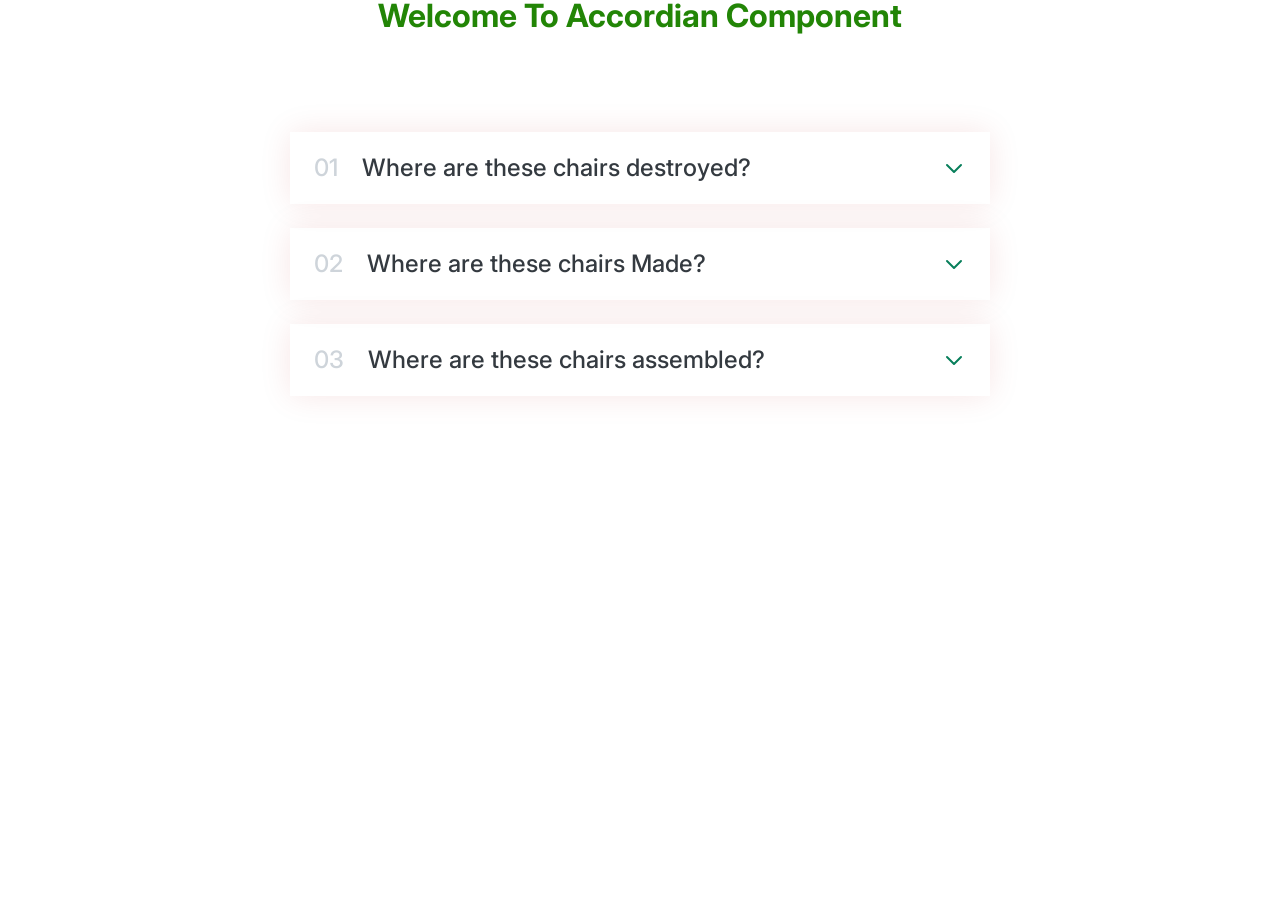
<file: Accordion/index.html>
<!DOCTYPE html>
<html lang="en">
  <head>
    <meta charset="UTF-8" />
    <meta http-equiv="X-UA-Compatible" content="IE=edge" />
    <meta name="viewport" content="width=device-width, initial-scale=1.0" />
    <link rel="stylesheet" href="style.css" />
    <link
      href="https://fonts.googleapis.com/css2?family=Inter:wght@400;500;700&display=swap"
      rel="stylesheet"
    />
    <title>Accordian Component</title>
  </head>
  <body>
    <h1 class="heading">Welcome To Accordian Component</h1>
    <div class="accordion">
      <div class="switch">
        <div class="item">
          <p class="number">01</p>
          <p class="text">Where are these chairs destroyed?</p>
          <svg
            xmlns="http://www.w3.org/2000/svg"
            class="icon"
            fill="none"
            viewBox="0 0 24 24"
            stroke="currentColor"
          >
            <path
              stroke-linecap="round"
              stroke-linejoin="round"
              stroke-width="2"
              d="M19 9l-7 7-7-7"
            />
          </svg>
          <div class="hidden-box">
            <p>
              Lorem ipsum, dolor sit amet consectetur adipisicing elit.
              Accusantium dolor at sequi obcaecati cupiditate. Voluptates
              repellendus cupiditate aperiam! Incidunt amet quo neque.
            </p>
            <ul>
              <li>Lorem ipsum, dolor sit amet consectetur adipisicing elit.</li>
              <li>
                Quasi accusamus corporis totam tempora suscipit ab obcaecati.
              </li>
              <li>Tempora, et atque officia at consequatur laborum!</li>
              <li>Repudiandae praesentium illo voluptate in, atque enim.</li>
            </ul>
          </div>
        </div>
      </div>
      <div class="switch">
        <div class="item">
          <p class="number">02</p>
          <p class="text">Where are these chairs Made?</p>
          <svg
            xmlns="http://www.w3.org/2000/svg"
            class="icon"
            fill="none"
            viewBox="0 0 24 24"
            stroke="currentColor"
          >
            <path
              stroke-linecap="round"
              stroke-linejoin="round"
              stroke-width="2"
              d="M19 9l-7 7-7-7"
            />
          </svg>
          <div class="hidden-box">
            <p>
              Lorem ipsum, dolor sit amet consectetur adipisicing elit.
              Accusantium dolor at sequi obcaecati cupiditate. Voluptates
              repellendus cupiditate aperiam! Incidunt amet quo neque.
            </p>
            <ul>
              <li>Lorem ipsum, dolor sit amet consectetur adipisicing elit.</li>
              <li>
                Quasi accusamus corporis totam tempora suscipit ab obcaecati.
              </li>
              <li>Tempora, et atque officia at consequatur laborum!</li>
              <li>Repudiandae praesentium illo voluptate in, atque enim.</li>
            </ul>
          </div>
        </div>
      </div>
      <div class="switch">
        <div class="item">
          <p class="number">03</p>
          <p class="text">Where are these chairs assembled?</p>
          <svg
            xmlns="http://www.w3.org/2000/svg"
            class="icon"
            fill="none"
            viewBox="0 0 24 24"
            stroke="currentColor"
          >
            <path
              stroke-linecap="round"
              stroke-linejoin="round"
              stroke-width="2"
              d="M19 9l-7 7-7-7"
            />
          </svg>
          <div class="hidden-box">
            <p>
              Lorem ipsum, dolor sit amet consectetur adipisicing elit.
              Accusantium dolor at sequi obcaecati cupiditate. Voluptates
              repellendus cupiditate aperiam! Incidunt amet quo neque.
            </p>
            <ul>
              <li>Lorem ipsum, dolor sit amet consectetur adipisicing elit.</li>
              <li>
                Quasi accusamus corporis totam tempora suscipit ab obcaecati.
              </li>
              <li>Tempora, et atque officia at consequatur laborum!</li>
              <li>Repudiandae praesentium illo voluptate in, atque enim.</li>
            </ul>
          </div>
        </div>
      </div>
    </div>
    <script src="script.js"></script>
  </body>
</html>
</file>
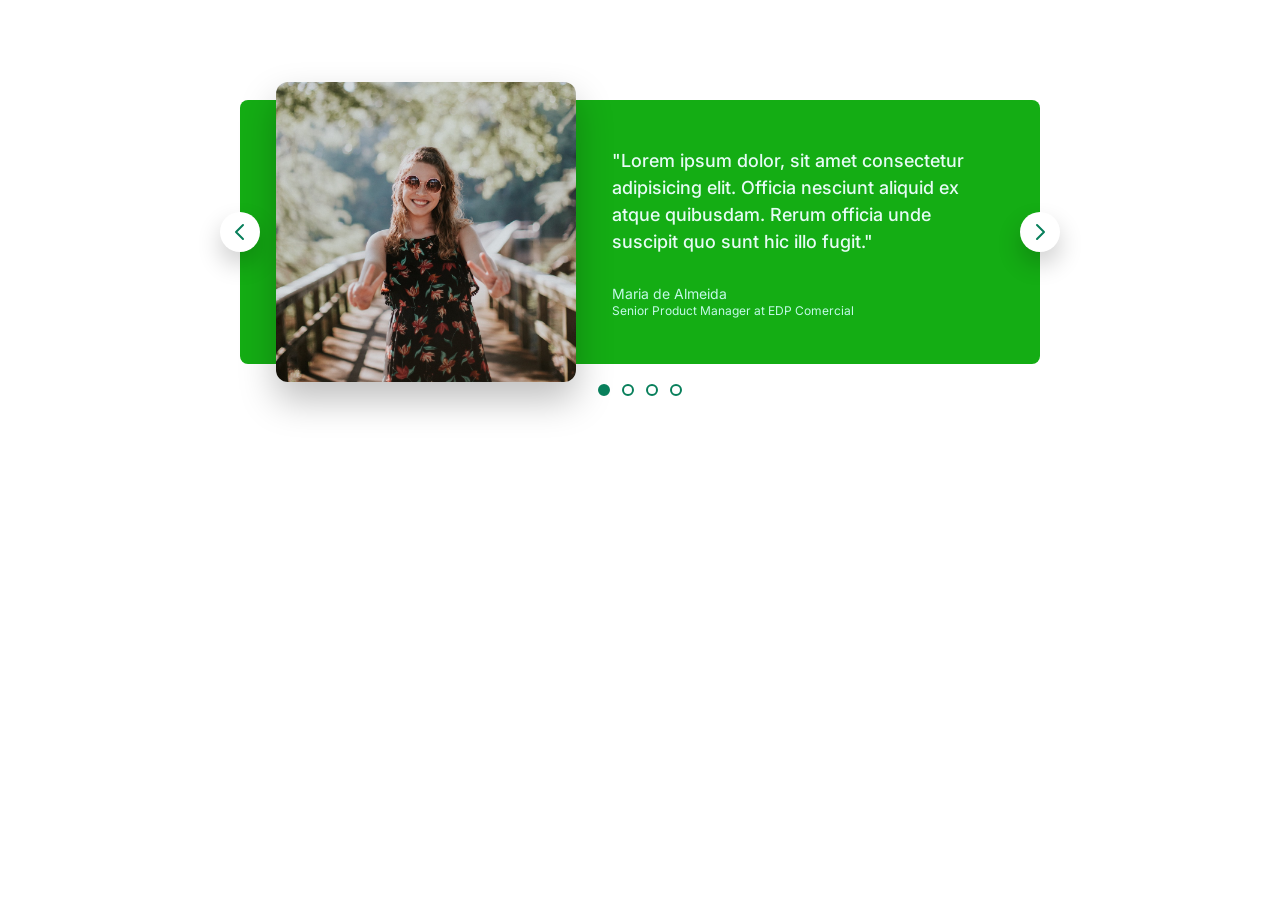
<file: Carousel/index.html>
<!DOCTYPE html>
<html lang="en">
  <head>
    <meta charset="UTF-8" />
    <meta http-equiv="X-UA-Compatible" content="IE=edge" />
    <meta name="viewport" content="width=device-width, initial-scale=1.0" />
    <link
      href="https://fonts.googleapis.com/css2?family=Inter:wght@400;500;700&display=swap"
      rel="stylesheet"
    />
    <link rel="stylesheet" href="style.css" />
    <title>Carousel Component</title>
  </head>
  <body>
    <div class="carousel">
      <img src="maria.jpg" alt="Maria de Almeida" />
      <blockquote class="testimonial">
        <p class="testimonial-text">
          "Lorem ipsum dolor, sit amet consectetur adipisicing elit. Officia
          nesciunt aliquid ex atque quibusdam. Rerum officia unde suscipit quo
          sunt hic illo fugit."
        </p>
        <p class="testimonial-author">Maria de Almeida</p>
        <p class="testimonial-job">Senior Product Manager at EDP Comercial</p>
      </blockquote>

      <button class="btn btn--left">
        <svg
          xmlns="http://www.w3.org/2000/svg"
          class="btn-icon"
          fill="none"
          viewBox="0 0 24 24"
          stroke="currentColor"
        >
          <path
            stroke-linecap="round"
            stroke-linejoin="round"
            stroke-width="2"
            d="M15 19l-7-7 7-7"
          />
        </svg>
      </button>
      <button class="btn btn--right">
        <svg
          xmlns="http://www.w3.org/2000/svg"
          class="btn-icon"
          fill="none"
          viewBox="0 0 24 24"
          stroke="currentColor"
        >
          <path
            stroke-linecap="round"
            stroke-linejoin="round"
            stroke-width="2"
            d="M9 5l7 7-7 7"
          />
        </svg>
      </button>
      <div class="dots">
        <button class="dot dot--fill">&nbsp;</button>
        <button class="dot">&nbsp;</button>
        <button class="dot">&nbsp;</button>
        <button class="dot">&nbsp;</button>
      </div>
    </div>
  </body>
</html>
</file>
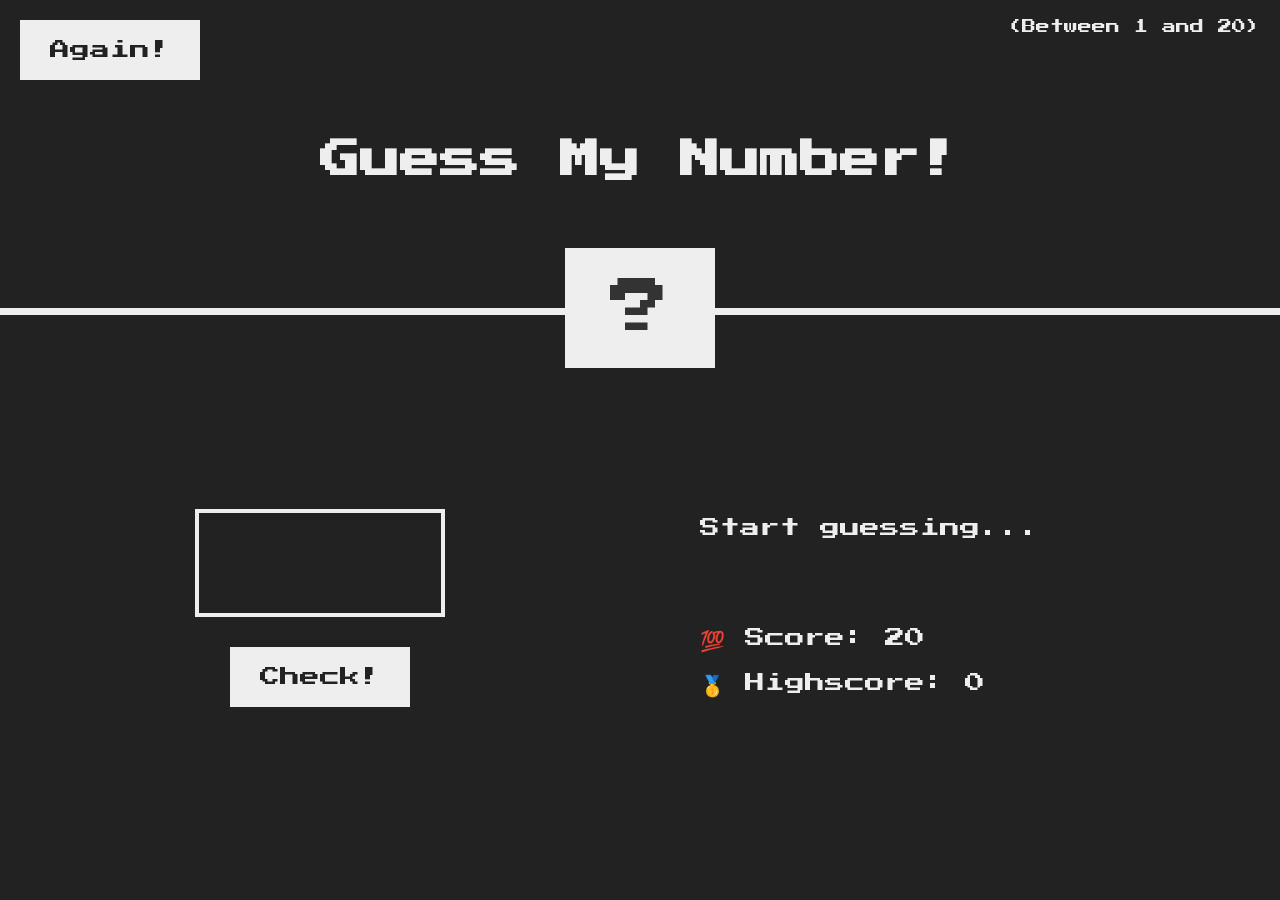
<file: Guess The Number/index.html>
<!DOCTYPE html>
<html lang="en">
  <head>
    <meta charset="UTF-8" />
    <meta name="viewport" content="width=device-width, initial-scale=1.0" />
    <meta http-equiv="X-UA-Compatible" content="ie=edge" />
    <link rel="stylesheet" href="style.css" />
    <title>Guess My Number!</title>
  </head>
  <body>
    <header>
      <h1>Guess My Number!</h1>
      <p class="between">(Between 1 and 20)</p>
      <button class="btn again">Again!</button>
      <div class="number">?</div>
    </header>
    <main>
      <section class="left">
        <input type="number" class="guess" />
        <button class="btn check">Check!</button>
      </section>
      <section class="right">
        <p class="message">Start guessing...</p>
        <p class="label-score">💯 Score: <span class="score">20</span></p>
        <p class="label-highscore">
          🥇 Highscore: <span class="highscore">0</span>
        </p>
      </section>
    </main>
    <script src="script.js"></script>
  </body>
</html>
</file>
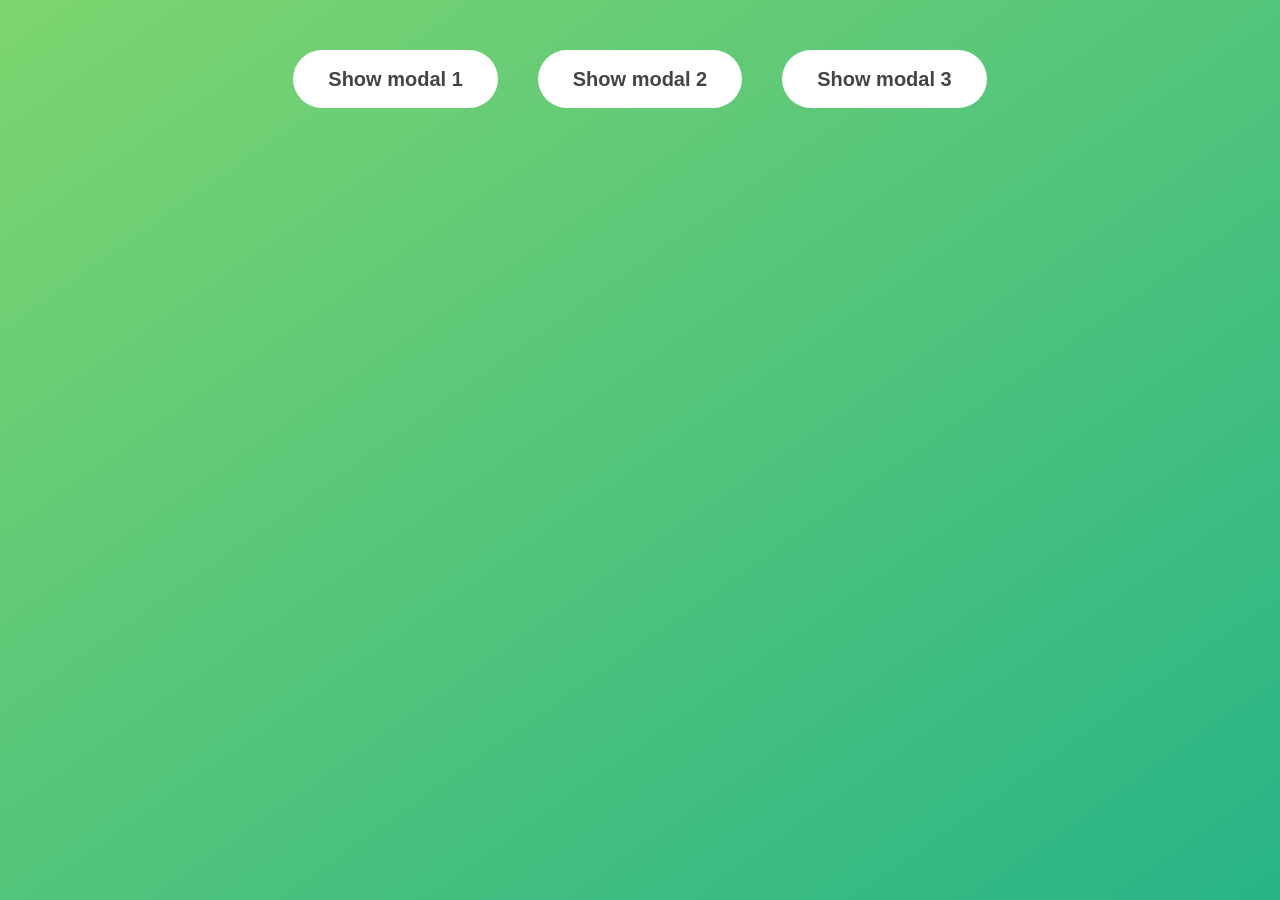
<file: Modal Window/index.html>
<!DOCTYPE html>
<html lang="en">
  <head>
    <meta charset="UTF-8" />
    <meta name="viewport" content="width=device-width, initial-scale=1.0" />
    <meta http-equiv="X-UA-Compatible" content="ie=edge" />
    <link rel="stylesheet" href="style.css" />
    <title>Modal window</title>
  </head>
  <body>
    <button class="show-modal">Show modal 1</button>
    <button class="show-modal">Show modal 2</button>
    <button class="show-modal">Show modal 3</button>

    <div class="modal hidden">
      <button class="close-modal">&times;</button>
      <h1>I'm a modal window 😍</h1>
      <p>
        Lorem ipsum dolor sit amet, consectetur adipisicing elit, sed do eiusmod
        tempor incididunt ut labore et dolore magna aliqua. Ut enim ad minim
        veniam, quis nostrud exercitation ullamco laboris nisi ut aliquip ex ea
        commodo consequat. Duis aute irure dolor in reprehenderit in voluptate
        velit esse cillum dolore eu fugiat nulla pariatur. Excepteur sint
        occaecat cupidatat non proident, sunt in culpa qui officia deserunt
        mollit anim id est laborum.
      </p>
    </div>
    <div class="overlay hidden"></div>

    <script src="script.js"></script>
  </body>
</html>
</file>
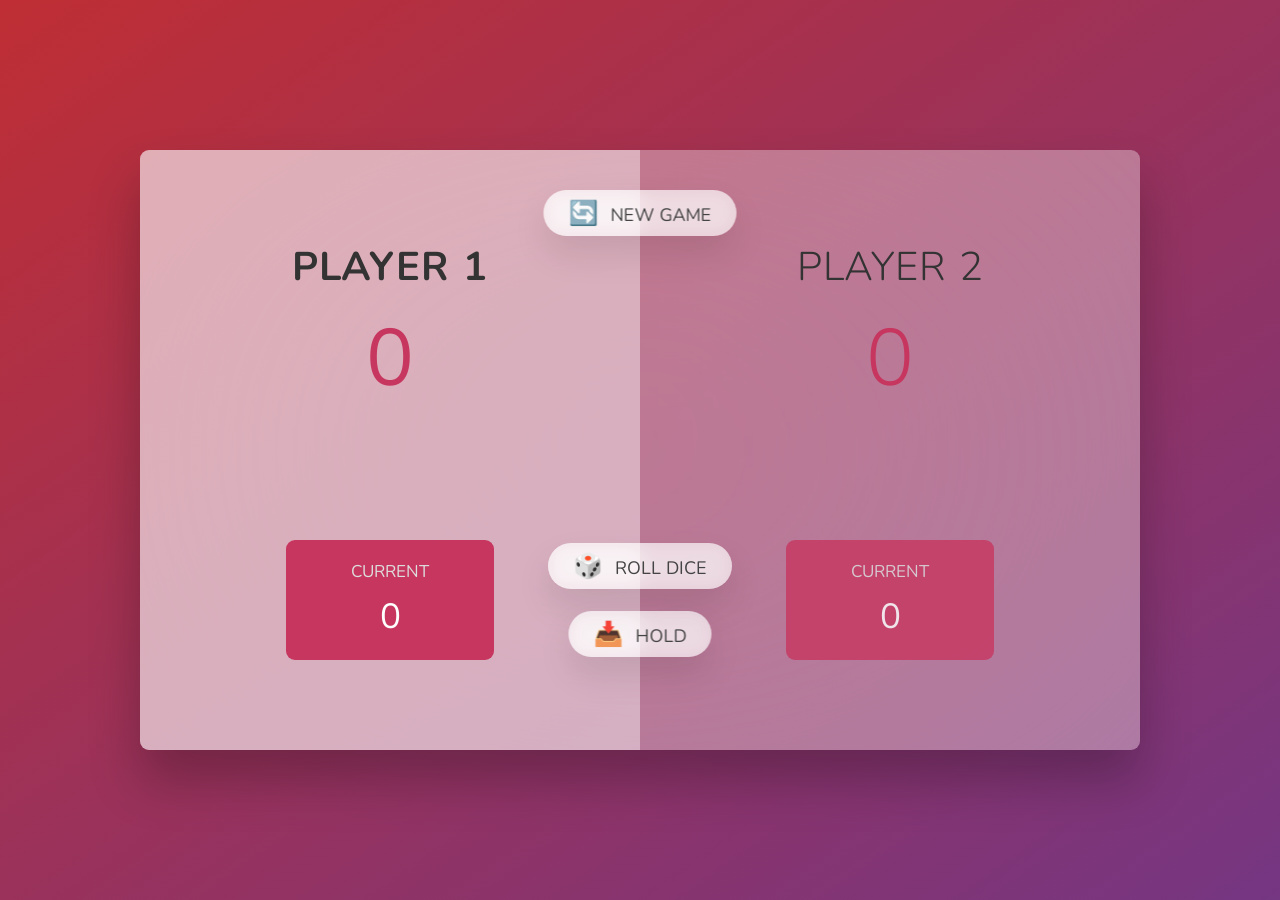
<file: Pig Game/index.html>
<!DOCTYPE html>
<html lang="en">
  <head>
    <meta charset="UTF-8" />
    <meta name="viewport" content="width=device-width, initial-scale=1.0" />
    <meta http-equiv="X-UA-Compatible" content="ie=edge" />
    <link rel="stylesheet" href="style.css" />
    <title>Pig Game</title>
  </head>
  <body>
    <main>
      <section class="player player--0 player--active">
        <h2 class="name" id="name--0">Player 1</h2>
        <p class="score" id="score--0">43</p>
        <div class="current">
          <p class="current-label">Current</p>
          <p class="current-score" id="current--0">0</p>
        </div>
      </section>
      <section class="player player--1">
        <h2 class="name" id="name--1">Player 2</h2>
        <p class="score" id="score--1">24</p>
        <div class="current">
          <p class="current-label">Current</p>
          <p class="current-score" id="current--1">0</p>
        </div>
      </section>

      <img src="dice-5.png" alt="Playing dice" class="dice" />
      <button class="btn btn--new">🔄 New game</button>
      <button class="btn btn--roll">🎲 Roll dice</button>
      <button class="btn btn--hold">📥 Hold</button>
    </main>
    <script src="script.js"></script>
  </body>
</html>
</file>
<file: Accordion/style.css>
* {
  margin: 0px;
  padding: 0px;
  box-sizing: border-box;
}
.icon {
  width: 24px;
  height: 24px;
  stroke: #087f5b;
  cursor: pointer;
}
body {
  font-family: "Inter", sans-serif;
  color: #343a40;
  line-height: 1;
}
.heading {
  font-size: 32px;
  text-align: center;
  color: rgb(34, 133, 6);
}
.accordion {
  width: 700px;
  margin: 100px auto;
  display: flex;
  flex-direction: column;
  gap: 24px;
}
.item {
  box-shadow: 0 0 32px rgba(179, 24, 24, 0.1);
  padding: 24px;

  display: grid;
  grid-template-columns: auto 1fr auto;
  column-gap: 24px;
  row-gap: 32px;
  align-items: center;
}
.number,
.text {
  font-size: 24px;
  font-weight: 500;
  cursor: pointer;
}
.open .number,
.open .text {
  color: #087f5b;
}
.number {
  color: #ced4da;
}
.hidden-box {
  grid-column: 2;
  display: none;
}
.open {
  border-top: 4px solid #087f5b;
}
.open .hidden-box {
  display: block;
}
.hidden-box p {
  line-height: 1.6;
  margin-bottom: 24px;
}
.hidden-box ul {
  color: #868e96;
  margin-left: 20px;

  display: flex;
  flex-direction: column;
  gap: 12px;
}
</file>
<file: Carousel/style.css>
* {
  margin: 0;
  padding: 0;
  box-sizing: border-box;
}
body {
  font-family: "Inter", sans-serif;
  color: #343a40;
  line-height: 1;
}
.carousel {
  width: 800px;
  margin: 100px auto;
  background-color: rgb(20, 173, 20);
  padding: 32px 48px 32px 86px;
  border-radius: 8px;
  display: flex;
  gap: 86px;
  align-items: center;
  position: relative;
}
img {
  height: 200px;
  border-radius: 8px;
  transform: scale(1.5);
  box-shadow: 0 12px 24px rgba(0, 0, 0, 0.25);
}
.testimonial-text {
  font-size: 18px;
  line-height: 1.5;
  color: #e6fcf5;
  font-weight: 500;
  margin-bottom: 32px;
}
.testimonial-author {
  font-size: 14px;
  margin-bottom: 4px;
  color: #c3fae8;
}
.testimonial-job {
  font-size: 12px;
  color: #c3fae8;
}
.btn-icon {
  height: 24px;
  width: 24px;
  stroke: #087f5b;
}
.btn {
  background-color: #fff;
  border: none;
  height: 40px;
  width: 40px;
  border-radius: 50%;
  position: absolute;
  box-shadow: 0 12px 24px rgba(0, 0, 0, 0.2);
  cursor: pointer;

  display: flex;
  align-items: center;
  justify-content: center;
}
.btn--left {
  left: 0;
  top: 50%;
  transform: translate(-50%, -50%);
}
.btn--right {
  right: 0;
  top: 50%;
  transform: translate(50%, -50%);
}
.dots {
  position: absolute;

  left: 50%;
  bottom: 0;
  transform: translate(-50%, 32px);
  display: flex;
  gap: 12px;
}
.dot {
  height: 12px;
  width: 12px;
  background-color: #fff;
  border: 2px solid #087f5b;
  border-radius: 50%;
  cursor: pointer;
}

.dot--fill {
  background-color: #087f5b;
}
</file>
<file: Guess The Number/style.css>
@import url('https://fonts.googleapis.com/css?family=Press+Start+2P&display=swap');

* {
  margin: 0;
  padding: 0;
  box-sizing: inherit;
}

html {
  font-size: 62.5%;
  box-sizing: border-box;
}

body {
  font-family: 'Press Start 2P', sans-serif;
  color: #eee;
  background-color: #222;
  /* background-color: #60b347; */
}

/* LAYOUT */
header {
  position: relative;
  height: 35vh;
  border-bottom: 7px solid #eee;
}

main {
  height: 65vh;
  color: #eee;
  display: flex;
  align-items: center;
  justify-content: space-around;
}

.left {
  width: 52rem;
  display: flex;
  flex-direction: column;
  align-items: center;
}

.right {
  width: 52rem;
  font-size: 2rem;
}

/* ELEMENTS STYLE */
h1 {
  font-size: 4rem;
  text-align: center;
  position: absolute;
  width: 100%;
  top: 52%;
  left: 50%;
  transform: translate(-50%, -50%);
}

.number {
  background: #eee;
  color: #333;
  font-size: 6rem;
  width: 15rem;
  padding: 3rem 0rem;
  text-align: center;
  position: absolute;
  bottom: 0;
  left: 50%;
  transform: translate(-50%, 50%);
}

.between {
  font-size: 1.4rem;
  position: absolute;
  top: 2rem;
  right: 2rem;
}

.again {
  position: absolute;
  top: 2rem;
  left: 2rem;
}

.guess {
  background: none;
  border: 4px solid #eee;
  font-family: inherit;
  color: inherit;
  font-size: 5rem;
  padding: 2.5rem;
  width: 25rem;
  text-align: center;
  display: block;
  margin-bottom: 3rem;
}

.btn {
  border: none;
  background-color: #eee;
  color: #222;
  font-size: 2rem;
  font-family: inherit;
  padding: 2rem 3rem;
  cursor: pointer;
}

.btn:hover {
  background-color: #ccc;
}

.message {
  margin-bottom: 8rem;
  height: 3rem;
}

.label-score {
  margin-bottom: 2rem;
}
</file>
<file: Modal Window/style.css>
* {
  margin: 0;
  padding: 0;
  box-sizing: inherit;
}

html {
  font-size: 62.5%;
  box-sizing: border-box;
}

body {
  font-family: sans-serif;
  color: #333;
  line-height: 1.5;
  height: 100vh;
  position: relative;
  display: flex;
  align-items: flex-start;
  justify-content: center;
  background: linear-gradient(to top left, #28b487, #7dd56f);
}

.show-modal {
  font-size: 2rem;
  font-weight: 600;
  padding: 1.75rem 3.5rem;
  margin: 5rem 2rem;
  border: none;
  background-color: #fff;
  color: #444;
  border-radius: 10rem;
  cursor: pointer;
}

.close-modal {
  position: absolute;
  top: 1.2rem;
  right: 2rem;
  font-size: 5rem;
  color: #333;
  cursor: pointer;
  border: none;
  background: none;
}

h1 {
  font-size: 2.5rem;
  margin-bottom: 2rem;
}

p {
  font-size: 1.8rem;
}

/* -------------------------- */
/* CLASSES TO MAKE MODAL WORK */
.hidden {
  display: none;
}

.modal {
  position: absolute;
  top: 50%;
  left: 50%;
  transform: translate(-50%, -50%);
  width: 70%;

  background-color: white;
  padding: 6rem;
  border-radius: 5px;
  box-shadow: 0 3rem 5rem rgba(0, 0, 0, 0.3);
  z-index: 10;
}

.overlay {
  position: absolute;
  top: 0;
  left: 0;
  width: 100%;
  height: 100%;
  background-color: rgba(0, 0, 0, 0.6);
  backdrop-filter: blur(3px);
  z-index: 5;
}
</file>
<file: Pig Game/style.css>
@import url("https://fonts.googleapis.com/css2?family=Nunito&display=swap");

* {
  margin: 0;
  padding: 0;
  box-sizing: inherit;
}

html {
  font-size: 62.5%;
  box-sizing: border-box;
}

body {
  font-family: "Nunito", sans-serif;
  font-weight: 400;
  height: 100vh;
  color: #333;
  background-image: linear-gradient(to top left, #753682 0%, #bf2e34 100%);
  display: flex;
  align-items: center;
  justify-content: center;
}

/* LAYOUT */
main {
  position: relative;
  width: 100rem;
  height: 60rem;
  background-color: rgba(255, 255, 255, 0.35);
  backdrop-filter: blur(200px);
  filter: blur();
  box-shadow: 0 3rem 5rem rgba(0, 0, 0, 0.25);
  border-radius: 9px;
  overflow: hidden;
  display: flex;
}

.player {
  flex: 50%;
  padding: 9rem;
  display: flex;
  flex-direction: column;
  align-items: center;
  transition: all 0.75s;
}

/* ELEMENTS */
.name {
  position: relative;
  font-size: 4rem;
  text-transform: uppercase;
  letter-spacing: 1px;
  word-spacing: 2px;
  font-weight: 300;
  margin-bottom: 1rem;
}

.score {
  font-size: 8rem;
  font-weight: 300;
  color: #c7365f;
  margin-bottom: auto;
}

.player--active {
  background-color: rgba(255, 255, 255, 0.4);
}
.player--active .name {
  font-weight: 700;
}
.player--active .score {
  font-weight: 400;
}

.player--active .current {
  opacity: 1;
}

.current {
  background-color: #c7365f;
  opacity: 0.8;
  border-radius: 9px;
  color: #fff;
  width: 65%;
  padding: 2rem;
  text-align: center;
  transition: all 0.75s;
}

.current-label {
  text-transform: uppercase;
  margin-bottom: 1rem;
  font-size: 1.7rem;
  color: #ddd;
}

.current-score {
  font-size: 3.5rem;
}

/* ABSOLUTE POSITIONED ELEMENTS */
.btn {
  position: absolute;
  left: 50%;
  transform: translateX(-50%);
  color: #444;
  background: none;
  border: none;
  font-family: inherit;
  font-size: 1.8rem;
  text-transform: uppercase;
  cursor: pointer;
  font-weight: 400;
  transition: all 0.2s;

  background-color: white;
  background-color: rgba(255, 255, 255, 0.6);
  backdrop-filter: blur(10px);

  padding: 0.7rem 2.5rem;
  border-radius: 50rem;
  box-shadow: 0 1.75rem 3.5rem rgba(0, 0, 0, 0.1);
}

.btn::first-letter {
  font-size: 2.4rem;
  display: inline-block;
  margin-right: 0.7rem;
}

.btn--new {
  top: 4rem;
}
.btn--roll {
  top: 39.3rem;
}
.btn--hold {
  top: 46.1rem;
}

.btn:active {
  transform: translate(-50%, 3px);
  box-shadow: 0 1rem 2rem rgba(0, 0, 0, 0.15);
}

.btn:focus {
  outline: none;
}

.dice {
  position: absolute;
  left: 50%;
  top: 16.5rem;
  transform: translateX(-50%);
  height: 10rem;
  box-shadow: 0 2rem 5rem rgba(0, 0, 0, 0.2);
}

.player--winner {
  background-color: #2f2f2f;
}

.player--winner .name {
  font-weight: 700;
  color: #c7365f;
}
.hidden {
  display: none;
}
</file>
